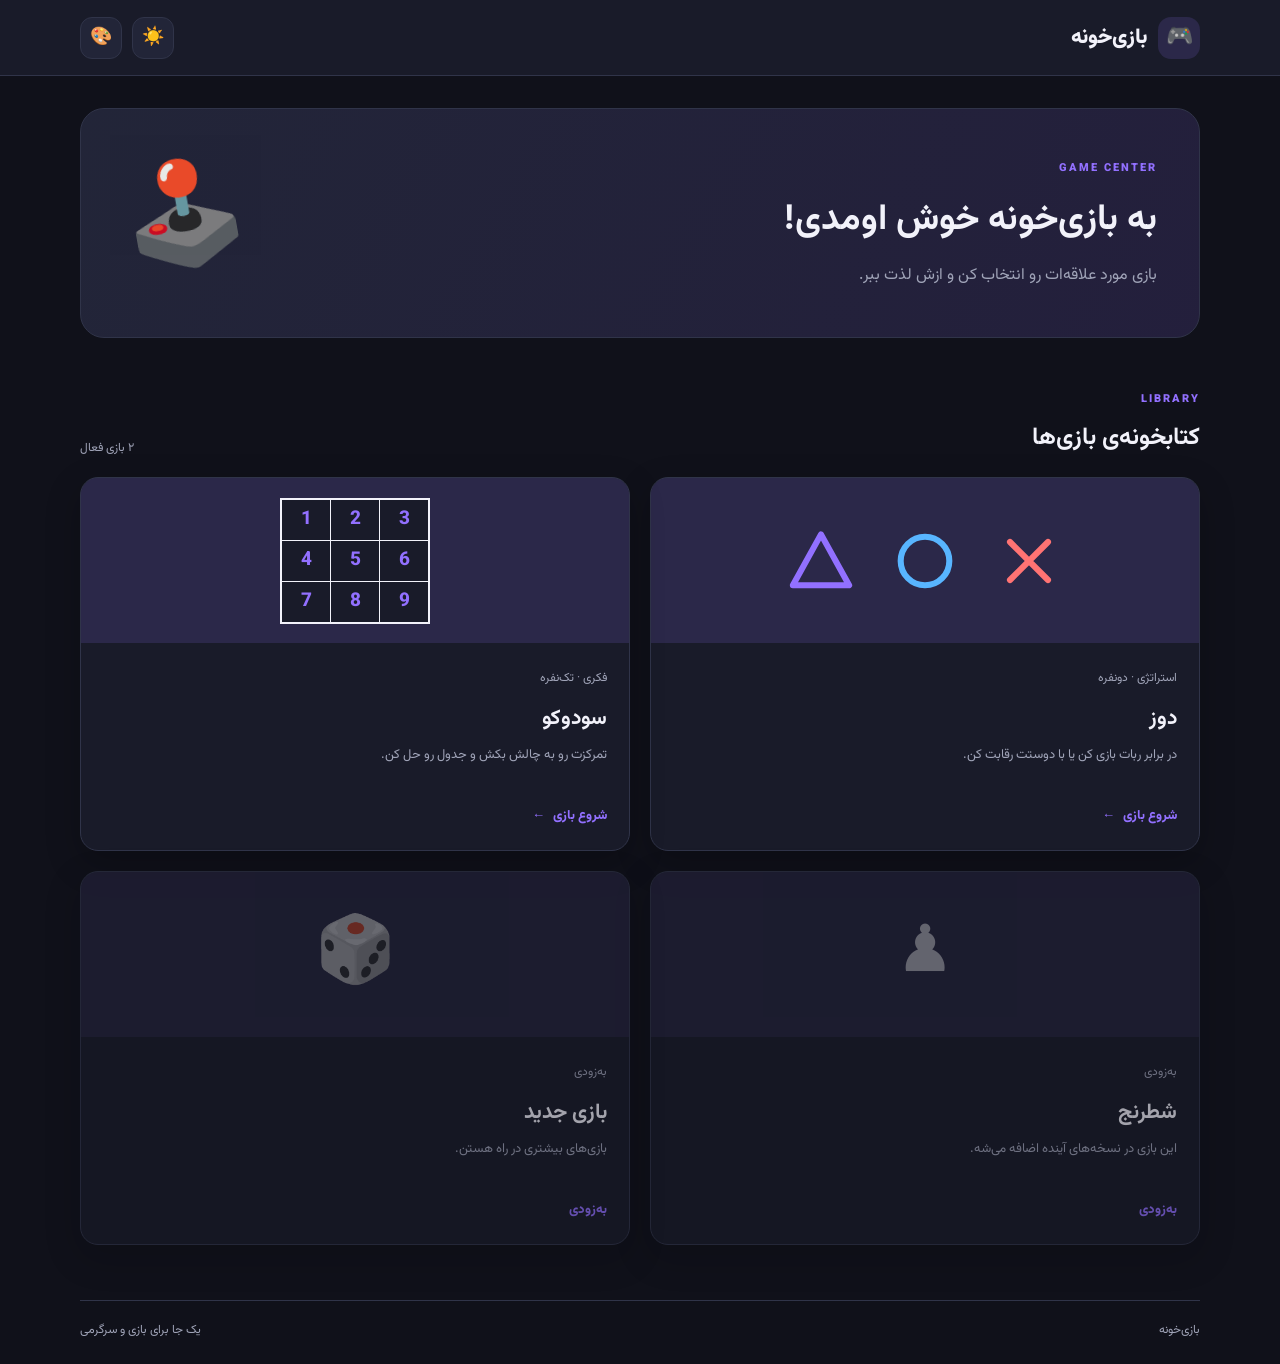
<file: index.html>
<!DOCTYPE html>
<html lang="fa" dir="rtl">
<head>
    <meta charset="UTF-8">
    <meta name="viewport" content="width=device-width, initial-scale=1.0">
    <title>بازی‌خونه | خانه‌ی بازی‌ها</title>
    <link rel="stylesheet" href="style.css">
    <script src="app.js" defer></script>
</head>
<body>
<header class="topbar">
    <a class="brand" href="index.html">
        <span class="brand-icon">🎮</span>
        <span>بازی‌خونه</span>
    </a>

    <div class="topbar-actions">
        <button class="icon-button" id="themeButton" aria-label="تغییر تم">☀️</button>

        <div class="palette-wrap">
            <button class="icon-button" id="paletteButton"
                    aria-label="انتخاب رنگ" aria-expanded="false">🎨</button>

            <div class="palette-menu" id="paletteMenu">
                <p>انتخاب رنگ اصلی</p>
                <button class="palette-option" data-palette="violet">
                    <span class="color-dot violet-dot"></span> بنفش
                </button>
                <button class="palette-option" data-palette="blue">
                    <span class="color-dot blue-dot"></span> آبی
                </button>
                <button class="palette-option" data-palette="green">
                    <span class="color-dot green-dot"></span> سبز
                </button>
                <button class="palette-option" data-palette="orange">
                    <span class="color-dot orange-dot"></span> نارنجی
                </button>
                <button class="palette-option" data-palette="pink">
                    <span class="color-dot pink-dot"></span> صورتی
                </button>
            </div>
        </div>
    </div>
</header>

<main class="container">
    <section class="hero">
        <div>
            <span class="eyebrow">GAME CENTER</span>
            <h1>به بازی‌خونه خوش اومدی!</h1>
            <p>بازی مورد علاقه‌ات رو انتخاب کن و ازش لذت ببر.</p>
        </div>
        <div class="hero-art">🕹️</div>
    </section>

    <section class="section-heading">
        <div>
            <span class="eyebrow">LIBRARY</span>
            <h2>کتابخونه‌ی بازی‌ها</h2>
        </div>
        <span class="game-count">۲ بازی فعال</span>
    </section>

    <section class="game-grid">

        <!-- Tic Tac Toe -->
        <a class="game-card" href="games/tic-tac-toe.html">
            <div class="game-card-art tic-art">
                <svg class="tic-symbol cross-symbol" viewBox="0 0 100 100"
                     aria-hidden="true">
                    <path d="M25 25 L75 75 M75 25 L25 75"/>
                </svg>

                <svg class="tic-symbol circle-symbol" viewBox="0 0 100 100"
                     aria-hidden="true">
                    <circle cx="50" cy="50" r="32"/>
                </svg>

                <svg class="tic-symbol triangle-symbol" viewBox="0 0 100 100"
                     aria-hidden="true">
                    <path d="M50 15 L87 82 L13 82 Z"/>
                </svg>
            </div>

            <div class="game-card-content">
                <span class="game-tag">استراتژی · دونفره</span>
                <h3>دوز</h3>
                <p>در برابر ربات بازی کن یا با دوستت رقابت کن.</p>
                <span class="play-link">شروع بازی <span>←</span></span>
            </div>
        </a>

        <!-- Sudoku -->
        <a class="game-card" href="games/sudoku.html">
            <div class="game-card-art sudoku-art">
                <div class="mini-sudoku">
                    <span>1</span><span>2</span><span>3</span>
                    <span>4</span><span>5</span><span>6</span>
                    <span>7</span><span>8</span><span>9</span>
                </div>
            </div>

            <div class="game-card-content">
                <span class="game-tag">فکری · تک‌نفره</span>
                <h3>سودوکو</h3>
                <p>تمرکزت رو به چالش بکش و جدول رو حل کن.</p>
                <span class="play-link">شروع بازی <span>←</span></span>
            </div>
        </a>

        <!-- Future games -->
        <div class="game-card game-card-disabled">
            <div class="game-card-art future-art">♟</div>
            <div class="game-card-content">
                <span class="game-tag">به‌زودی</span>
                <h3>شطرنج</h3>
                <p>این بازی در نسخه‌های آینده اضافه می‌شه.</p>
                <span class="coming-soon">به‌زودی</span>
            </div>
        </div>

        <div class="game-card game-card-disabled">
            <div class="game-card-art future-art">🎲</div>
            <div class="game-card-content">
                <span class="game-tag">به‌زودی</span>
                <h3>بازی جدید</h3>
                <p>بازی‌های بیشتری در راه هستن.</p>
                <span class="coming-soon">به‌زودی</span>
            </div>
        </div>
    </section>

    <footer class="footer">
        <span>بازی‌خونه</span>
        <span>یک جا برای بازی و سرگرمی</span>
    </footer>
</main>
</body>
</html>
</file>
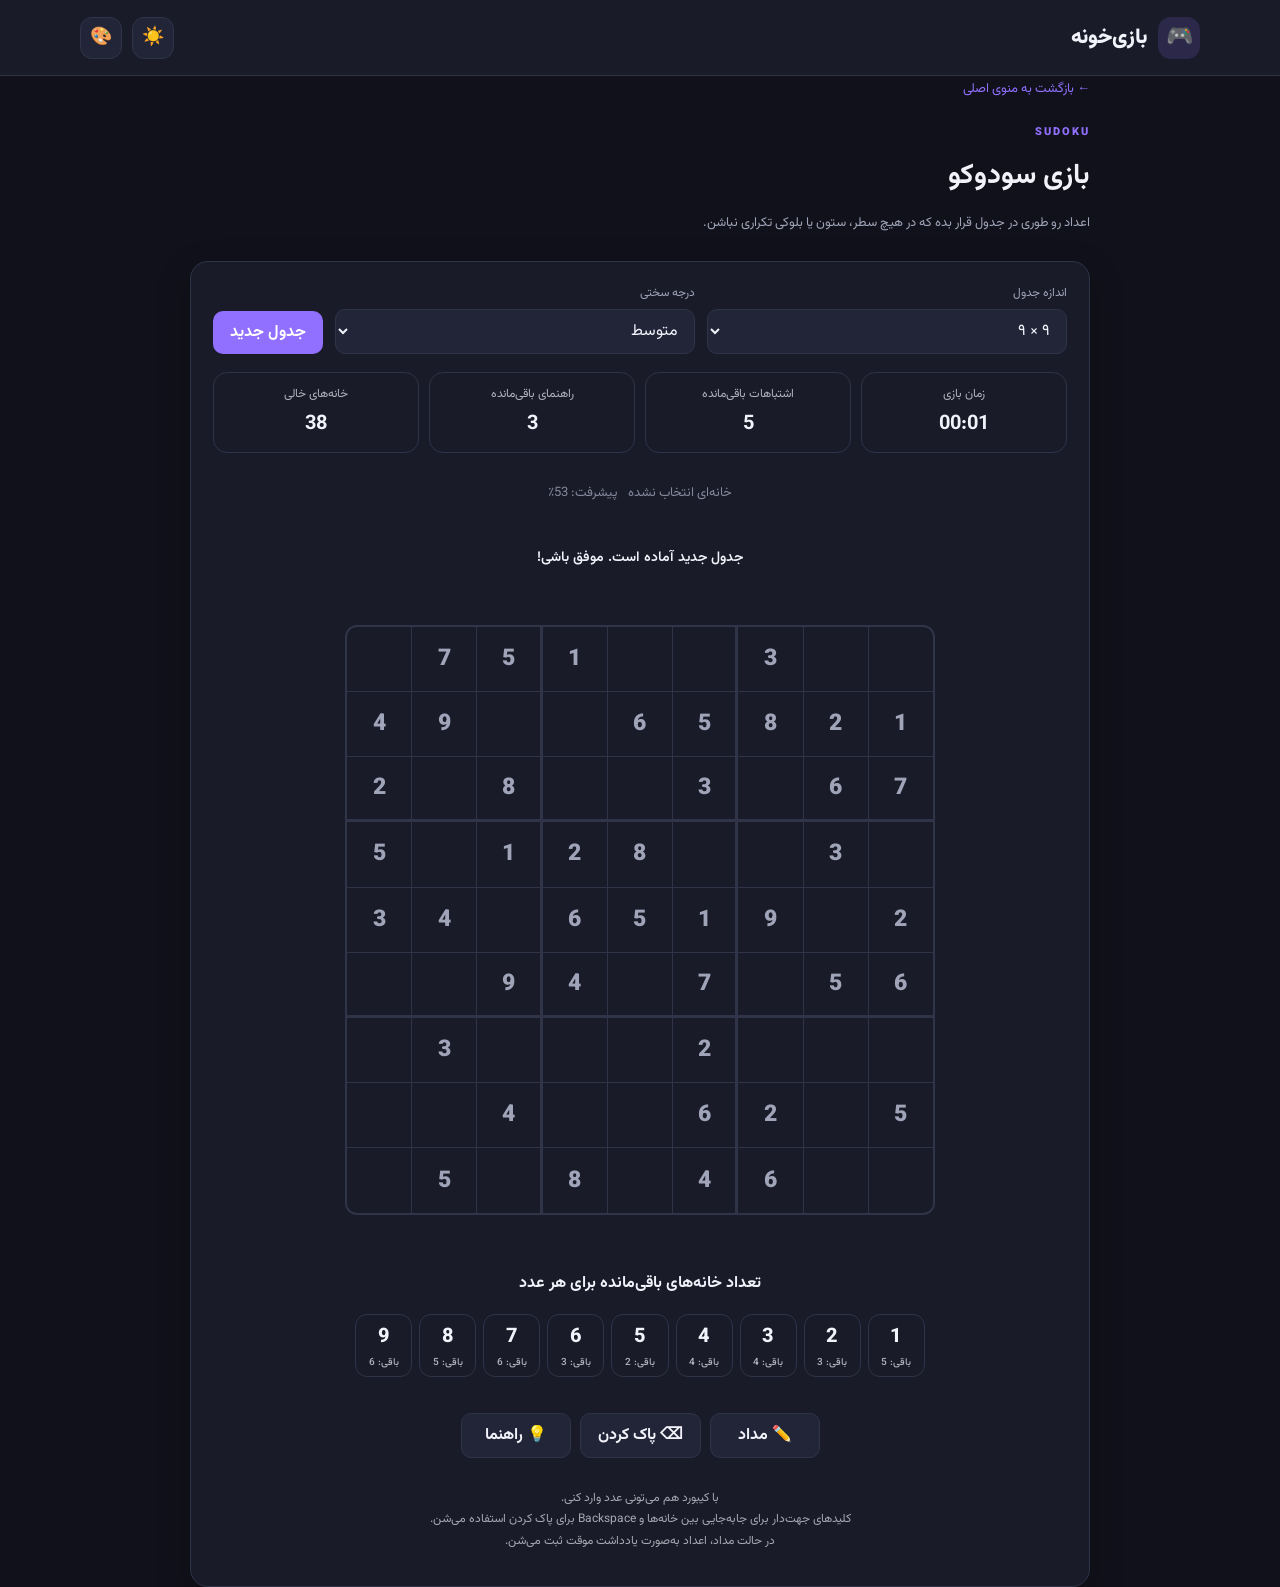
<file: games/sudoku.html>
<!DOCTYPE html>
<html lang="fa" dir="rtl">
<head>
    <meta charset="UTF-8">
    <meta name="viewport" content="width=device-width, initial-scale=1.0">
    <title>بازی سودوکو | بازی‌خونه</title>

    <link rel="stylesheet" href="../style.css">
    <script src="../app.js" defer></script>

    <style>
        .sudoku-game {
            max-width: 1050px;
            margin: auto;
        }

        .sudoku-panel {
            display: flex;
            flex-direction: column;
            gap: 18px;
        }

        .sudoku-toolbar {
            display: flex;
            align-items: end;
            flex-wrap: wrap;
            gap: 12px;
        }

        .sudoku-toolbar .control-group {
            flex: 1;
            min-width: 125px;
        }

        .sudoku-stats {
            display: grid;
            grid-template-columns: repeat(4, 1fr);
            gap: 10px;
        }

        .stat-card {
            background: var(--surface, rgba(128,128,128,.09));
            border: 1px solid var(--border, rgba(128,128,128,.2));
            border-radius: 14px;
            padding: 12px;
            text-align: center;
        }

        .stat-card span {
            display: block;
            font-size: 12px;
            opacity: .7;
            margin-bottom: 5px;
        }

        .stat-card strong {
            font-size: 20px;
            font-variant-numeric: tabular-nums;
        }

        .stat-card.danger strong {
            color: #ef4444;
        }

        .sudoku-status {
            min-height: 24px;
            text-align: center;
            font-size: 14px;
            font-weight: 600;
        }

        .sudoku-board-wrap {
            width: 100%;
            display: flex;
            justify-content: center;
            overflow-x: auto;
            padding: 4px;
        }

        .sudoku-board {
            --sudoku-size: 9;
            display: grid;
            grid-template-columns: repeat(var(--sudoku-size), minmax(0, 1fr));
            width: min(100%, 590px);
            aspect-ratio: 1;
            border: 2px solid var(--border, #888);
            border-radius: 12px;
            overflow: hidden;
            background: var(--border, #888);
            gap: 1px;
        }

        /* رنگ پایه خانه‌ها؛ از رنگ تم استفاده می‌کند */
        .sudoku-cell {
            position: relative;
            min-width: 0;
            min-height: 0;
            padding: 0;
            border: 0;
            border-radius: 0;

            background: var(--card, var(--surface, #191e31));
            color: var(--text, #f1f2f8);

            font-family: inherit;
            font-size: clamp(11px, 2.5vw, 23px);
            font-weight: 600;

            cursor: pointer;
            display: flex;
            align-items: center;
            justify-content: center;

            transition: background .15s, box-shadow .15s;
        }

        .sudoku-cell.fixed {
            background: var(--surface, #20263a);
            font-weight: 900;
        }

        /* خانه‌های هم‌سطر، ستون و بلوک */
        .sudoku-cell.related {
            background: color-mix(
                in srgb,
                var(--primary, #7656df) 9%,
                var(--card, var(--surface, #191e31))
            );
        }

        /* خانه‌هایی که عدد یکسان دارند */
        .sudoku-cell.same-number {
            background: color-mix(
                in srgb,
                var(--primary, #7656df) 17%,
                var(--card, var(--surface, #191e31))
            );
        }

        /* خانه انتخاب‌شده */
        .sudoku-cell.selected {
            background: color-mix(
                in srgb,
                var(--primary, #7656df) 25%,
                var(--card, var(--surface, #191e31))
            );

            box-shadow: inset 0 0 0 2px var(--primary, #7656df);
            z-index: 2;
        }

        .sudoku-cell.incorrect {
            background: color-mix(
                in srgb,
                #ef4444 16%,
                var(--card, var(--surface, #191e31))
            );

            box-shadow: inset 0 0 0 2px #ef4444;
            color: #ff6b6b;
        }

        .sudoku-cell.box-right {
            border-right: 2px solid var(--border, #888);
        }

        .sudoku-cell.box-bottom {
            border-bottom: 2px solid var(--border, #888);
        }

        /* یادداشت‌های مدادی */
        .sudoku-cell .notes {
            position: absolute;
            inset: 2px;

            display: grid;
            grid-template-columns: repeat(var(--note-columns, 3), 1fr);
            grid-template-rows: repeat(var(--note-rows, 3), 1fr);

            align-items: center;
            justify-items: center;

            font-size: clamp(7px, 1.15vw, 11px);
            font-weight: 500;
            line-height: 1;

            color: var(--text, #ddd);
            opacity: .8;
            pointer-events: none;
        }

        .sudoku-cell .notes span {
            display: flex;
            align-items: center;
            justify-content: center;
        }

        .number-pad {
            display: grid;
            grid-template-columns: repeat(9, minmax(0, 1fr));
            gap: 7px;
            width: 100%;
        }

        .number-button {
            min-width: 0;
            min-height: 55px;

            border: 1px solid var(--border, rgba(128,128,128,.2));
            border-radius: 12px;

            background: var(--surface, rgba(128,128,128,.08));
            color: var(--text, inherit);

            font-family: inherit;
            font-size: 20px;
            font-weight: 800;

            cursor: pointer;

            display: flex;
            flex-direction: column;
            justify-content: center;
            align-items: center;
            gap: 2px;

            transition: .15s;
        }

        .number-button:hover:not(:disabled) {
            border-color: var(--primary, #7656df);
            background: color-mix(
                in srgb,
                var(--primary, #7656df) 12%,
                var(--surface, transparent)
            );
        }

        .number-button:disabled {
            opacity: .35;
            cursor: default;
        }

        .number-button small {
            font-size: 10px;
            font-weight: 500;
            opacity: .7;
        }

        .sudoku-actions {
            display: flex;
            flex-wrap: wrap;
            justify-content: center;
            gap: 9px;
        }

        .tool-button {
            min-width: 110px;
            display: flex;
            justify-content: center;
            align-items: center;
            gap: 7px;
        }

        .tool-button.active {
            background: var(--primary, #7656df);
            color: white;
            border-color: var(--primary, #7656df);
        }

        .sudoku-help {
            text-align: center;
            font-size: 12px;
            opacity: .65;
            line-height: 1.8;
        }

        .sudoku-info {
            display: flex;
            justify-content: space-between;
            gap: 10px;
            flex-wrap: wrap;
            font-size: 13px;
            opacity: .8;
        }

        @media (max-width: 600px) {
            .sudoku-stats {
                grid-template-columns: repeat(2, 1fr);
            }

            .number-pad {
                grid-template-columns: repeat(6, minmax(0, 1fr));
                gap: 5px;
            }

            .number-button {
                min-height: 46px;
                font-size: 18px;
            }

            .sudoku-cell {
                font-size: clamp(10px, 4vw, 19px);
            }
        }
    </style>
</head>

<body>

<header class="topbar">
    <a class="brand" href="../index.html">
        <span class="brand-icon">🎮</span>
        <span>بازی‌خونه</span>
    </a>

    <div class="topbar-actions">
        <button class="icon-button" id="themeButton">☀️</button>

        <div class="palette-wrap">
            <button class="icon-button" id="paletteButton">🎨</button>

            <div class="palette-menu" id="paletteMenu">
                <p>انتخاب رنگ اصلی</p>

                <button class="palette-option" data-palette="violet">
                    <span class="color-dot violet-dot"></span> بنفش
                </button>

                <button class="palette-option" data-palette="blue">
                    <span class="color-dot blue-dot"></span> آبی
                </button>

                <button class="palette-option" data-palette="green">
                    <span class="color-dot green-dot"></span> سبز
                </button>

                <button class="palette-option" data-palette="orange">
                    <span class="color-dot orange-dot"></span> نارنجی
                </button>

                <button class="palette-option" data-palette="pink">
                    <span class="color-dot pink-dot"></span> صورتی
                </button>
            </div>
        </div>
    </div>
</header>

<main class="page-content sudoku-game">

    <a class="back-link" href="../index.html">
        ← بازگشت به منوی اصلی
    </a>

    <section class="page-heading">
        <span class="eyebrow">SUDOKU</span>
        <h1>بازی سودوکو</h1>

        <p>
            اعداد رو طوری در جدول قرار بده که در هیچ سطر، ستون یا بلوکی تکراری نباشن.
        </p>
    </section>

    <section class="panel sudoku-panel">

        <div class="sudoku-toolbar">

            <div class="control-group">
                <label for="gridSize">اندازه جدول</label>

                <select id="gridSize">
                    <option value="3">۳ × ۳</option>
                    <option value="6">۶ × ۶</option>
                    <option value="9" selected>۹ × ۹</option>
                    <option value="12">۱۲ × ۱۲</option>
                </select>
            </div>

            <div class="control-group">
                <label for="difficulty">درجه سختی</label>

                <select id="difficulty">
                    <option value="easy">آسان</option>
                    <option value="medium" selected>متوسط</option>
                    <option value="hard">سخت</option>
                </select>
            </div>

            <button class="primary-button" id="newPuzzle">
                جدول جدید
            </button>

        </div>

        <div class="sudoku-stats">

            <div class="stat-card">
                <span>زمان بازی</span>
                <strong id="timer">00:00</strong>
            </div>

            <div class="stat-card" id="mistakeCard">
                <span>اشتباهات باقی‌مانده</span>
                <strong id="mistakes">۵</strong>
            </div>

            <div class="stat-card">
                <span>راهنمای باقی‌مانده</span>
                <strong id="hints">۳</strong>
            </div>

            <div class="stat-card">
                <span>خانه‌های خالی</span>
                <strong id="emptyCount">--</strong>
            </div>

        </div>

        <div class="sudoku-info">
            <span id="selectedText">خانه‌ای انتخاب نشده</span>
            <span id="progressText">پیشرفت: ۰٪</span>
        </div>

        <p class="sudoku-status" id="status">
            برای شروع یکی از خانه‌های خالی رو انتخاب کن.
        </p>

        <div class="sudoku-board-wrap">
            <div class="sudoku-board" id="board" style="--sudoku-size:9"></div>
        </div>

        <div>
            <p style="text-align:center;font-weight:700;margin-bottom:10px">
                تعداد خانه‌های باقی‌مانده برای هر عدد
            </p>

            <div class="number-pad" id="numberPad"></div>
        </div>

        <div class="sudoku-actions">

            <button class="secondary-button tool-button" id="pencilButton">
                ✏️ مداد
            </button>

            <button class="secondary-button tool-button" id="eraseButton">
                ⌫ پاک کردن
            </button>

            <button class="secondary-button tool-button" id="hintButton">
                💡 راهنما
            </button>

        </div>

        <p class="sudoku-help">
            با کیبورد هم می‌تونی عدد وارد کنی.
            <br>
            کلیدهای جهت‌دار برای جابه‌جایی بین خانه‌ها و Backspace برای پاک کردن استفاده می‌شن.
            <br>
            در حالت مداد، اعداد به‌صورت یادداشت موقت ثبت می‌شن.
        </p>

    </section>
</main>

<script>
"use strict";

/* =========================================
   SUDOKU GAME
   ========================================= */

const $ = id => document.getElementById(id);

const boardElement = $("board");
const padElement = $("numberPad");
const statusElement = $("status");

const symbols = "123456789ABC".split("");

let n = 9;
let boxRows = 3;
let boxCols = 3;

let solution = [];
let puzzle = [];
let fixedCells = [];

let selected = null;

let notes = [];
let incorrectCells = [];

let pencilMode = false;
let gameOver = false;
let gameWon = false;

let mistakesLeft = 5;
let hintsLeft = 3;

let elapsedSeconds = 0;
let timerInterval = null;

/* =========================================
   SETTINGS
   ========================================= */

const difficultySettings = {
    easy: {
        removeRate: 0.35,
        mistakes: 8,
        hints: 5
    },

    medium: {
        removeRate: 0.48,
        mistakes: 5,
        hints: 3
    },

    hard: {
        removeRate: 0.58,
        mistakes: 3,
        hints: 1
    }
};

/* =========================================
   UTILITIES
   ========================================= */

function shuffle(array) {
    const result = [...array];

    for (let i = result.length - 1; i > 0; i--) {
        const j = Math.floor(Math.random() * (i + 1));

        [result[i], result[j]] =
            [result[j], result[i]];
    }

    return result;
}

function getBoxDimensions(size) {
    if (size === 3) return [3, 1];
    if (size === 6) return [2, 3];
    if (size === 9) return [3, 3];

    return [3, 4];
}

function getPattern(r, c) {
    return (
        r * boxCols +
        Math.floor(r / boxRows) +
        c
    ) % n;
}

function formatTime(seconds) {
    const minutes = Math.floor(seconds / 60);
    const remainingSeconds = seconds % 60;

    return (
        String(minutes).padStart(2, "0") +
        ":" +
        String(remainingSeconds).padStart(2, "0")
    );
}

/* =========================================
   GENERATE SOLUTION
   ========================================= */

function createSolution() {
    const base = Array.from({ length: n }, (_, i) => i);

    const shuffledSymbols = shuffle(symbols.slice(0, n));

    const rowGroups = [];
    const colGroups = [];

    for (let i = 0; i < n; i += boxRows) {
        rowGroups.push(
            shuffle(base.slice(i, i + boxRows))
        );
    }

    for (let i = 0; i < n; i += boxCols) {
        colGroups.push(
            shuffle(base.slice(i, i + boxCols))
        );
    }

    const rows = rowGroups.flat();
    const cols = colGroups.flat();

    return rows.map(r =>
        cols.map(c =>
            shuffledSymbols[getPattern(r, c)]
        )
    );
}

/* =========================================
   GENERATE PUZZLE
   ========================================= */

function createPuzzle() {
    const difficulty = $("difficulty").value;
    const settings = difficultySettings[difficulty];

    solution = createSolution();
    puzzle = solution.map(row => [...row]);

    const total = n * n;

    const removeCount =
        Math.floor(total * settings.removeRate);

    const indexes = shuffle(
        Array.from({ length: total }, (_, i) => i)
    );

    indexes.slice(0, removeCount).forEach(index => {
        const r = Math.floor(index / n);
        const c = index % n;

        puzzle[r][c] = "";
    });

    fixedCells = puzzle.map(row =>
        row.map(value => value !== "")
    );

    notes = Array.from({ length: n }, () =>
        Array.from({ length: n }, () => new Set())
    );

    incorrectCells = Array.from({ length: n }, () =>
        Array(n).fill(false)
    );

    selected = null;

    pencilMode = false;
    gameOver = false;
    gameWon = false;

    mistakesLeft = settings.mistakes;
    hintsLeft = settings.hints;

    elapsedSeconds = 0;

    $("pencilButton").classList.remove("active");

    stopTimer();
    startTimer();

    updateStats();
    renderBoard();
    renderNumberPad();
    updateSelectedText();

    statusElement.textContent =
        "جدول جدید آماده است. موفق باشی!";
}

/* =========================================
   TIMER
   ========================================= */

function startTimer() {
    stopTimer();

    timerInterval = setInterval(() => {
        if (gameOver || gameWon) return;

        elapsedSeconds++;

        $("timer").textContent =
            formatTime(elapsedSeconds);

    }, 1000);
}

function stopTimer() {
    if (timerInterval !== null) {
        clearInterval(timerInterval);
        timerInterval = null;
    }
}

/* =========================================
   CELL RELATIONS
   ========================================= */

function isRelated(r, c) {
    if (!selected) return false;

    const sr = selected.r;
    const sc = selected.c;

    if (r === sr || c === sc) return true;

    return (
        Math.floor(r / boxRows) === Math.floor(sr / boxRows) &&
        Math.floor(c / boxCols) === Math.floor(sc / boxCols)
    );
}

function hasConflict(r, c) {
    const value = puzzle[r][c];

    if (!value) return false;

    for (let i = 0; i < n; i++) {
        if (i !== c && puzzle[r][i] === value) return true;
        if (i !== r && puzzle[i][c] === value) return true;
    }

    const startRow = Math.floor(r / boxRows) * boxRows;
    const startCol = Math.floor(c / boxCols) * boxCols;

    for (let row = startRow; row < startRow + boxRows; row++) {
        for (let col = startCol; col < startCol + boxCols; col++) {
            if (
                (row !== r || col !== c) &&
                puzzle[row][col] === value
            ) {
                return true;
            }
        }
    }

    return false;
}

/* =========================================
   NOTE CLEANUP
   ========================================= */

function removePeerNotes(value, row, col) {
    for (let r = 0; r < n; r++) {
        for (let c = 0; c < n; c++) {

            if (r === row && c === col) continue;

            const sameRow = r === row;
            const sameColumn = c === col;

            const sameBox =
                Math.floor(r / boxRows) === Math.floor(row / boxRows) &&
                Math.floor(c / boxCols) === Math.floor(col / boxCols);

            if (sameRow || sameColumn || sameBox) {
                notes[r][c].delete(value);
            }
        }
    }
}

/* =========================================
   RENDER BOARD
   ========================================= */

function renderBoard() {
    boardElement.innerHTML = "";

    boardElement.style.setProperty(
        "--sudoku-size",
        n
    );

    const noteColumns = n > 9 ? 4 : 3;
    const noteRows = Math.ceil(n / noteColumns);

    boardElement.style.setProperty("--note-columns", noteColumns);
    boardElement.style.setProperty("--note-rows", noteRows);

    for (let r = 0; r < n; r++) {
        for (let c = 0; c < n; c++) {

            const cell = document.createElement("button");
            const value = puzzle[r][c];

            cell.type = "button";
            cell.className = "sudoku-cell";

            cell.setAttribute(
                "aria-label",
                `سطر ${r + 1} ستون ${c + 1}`
            );

            if (fixedCells[r][c]) {
                cell.classList.add("fixed");
            }

            if (
                selected &&
                selected.r === r &&
                selected.c === c
            ) {
                cell.classList.add("selected");
            } else if (isRelated(r, c)) {
                cell.classList.add("related");
            }

            if (
                selected &&
                value &&
                puzzle[selected.r][selected.c] === value
            ) {
                cell.classList.add("same-number");
            }

            if (incorrectCells[r][c]) {
                cell.classList.add("incorrect");
            }

            if (value) {
                cell.textContent = value;
            } else if (notes[r][c].size > 0) {

                const noteContainer =
                    document.createElement("div");

                noteContainer.className = "notes";

                symbols.slice(0, n).forEach(symbol => {
                    const span = document.createElement("span");

                    if (notes[r][c].has(symbol)) {
                        span.textContent = symbol;
                    }

                    noteContainer.appendChild(span);
                });

                cell.appendChild(noteContainer);
            }

            if (
                c < n - 1 &&
                (c + 1) % boxCols === 0
            ) {
                cell.classList.add("box-right");
            }

            if (
                r < n - 1 &&
                (r + 1) % boxRows === 0
            ) {
                cell.classList.add("box-bottom");
            }

            cell.addEventListener("click", () => {
                selected = { r, c };

                renderBoard();
                updateSelectedText();
                renderNumberPad();
            });

            boardElement.appendChild(cell);
        }
    }
}

/* =========================================
   NUMBER PAD
   ========================================= */

function getRemainingCount(symbol) {
    let correctCount = 0;

    for (let r = 0; r < n; r++) {
        for (let c = 0; c < n; c++) {
            if (
                puzzle[r][c] === solution[r][c] &&
                puzzle[r][c] === symbol
            ) {
                correctCount++;
            }
        }
    }

    return Math.max(0, n - correctCount);
}

function renderNumberPad() {
    padElement.innerHTML = "";

    symbols.slice(0, n).forEach(symbol => {
        const button = document.createElement("button");

        button.type = "button";
        button.className = "number-button";

        const number = document.createElement("span");
        number.textContent = symbol;

        const remaining = document.createElement("small");
        const count = getRemainingCount(symbol);

        remaining.textContent = `باقی: ${count}`;

        button.appendChild(number);
        button.appendChild(remaining);

        button.disabled =
            gameOver ||
            gameWon ||
            count === 0;

        button.addEventListener("click", () => {
            enterNumber(symbol);
        });

        padElement.appendChild(button);
    });
}

/* =========================================
   INPUT
   ========================================= */

function enterNumber(value) {
    if (gameOver || gameWon) return;

    if (!selected) {
        statusElement.textContent =
            "اول یک خانه از جدول انتخاب کن.";

        return;
    }

    const { r, c } = selected;

    if (fixedCells[r][c]) {
        statusElement.textContent =
            "این خانه از ابتدا پر شده و قابل تغییر نیست.";

        return;
    }

    if (pencilMode) {
        toggleNote(value);
        return;
    }

    const previousValue = puzzle[r][c];

    if (previousValue === value) return;

    puzzle[r][c] = value;
    notes[r][c].clear();

    const isCorrect = value === solution[r][c];

    if (!isCorrect) {
        incorrectCells[r][c] = true;

        mistakesLeft--;

        statusElement.textContent =
            `❌ عدد اشتباهه! ${mistakesLeft} فرصت باقی مونده.`;

        if (mistakesLeft <= 0) {
            mistakesLeft = 0;

            updateStats();
            renderBoard();
            renderNumberPad();

            finishGame(false);
            return;
        }

    } else {
        incorrectCells[r][c] = false;

        // حذف یادداشت همین عدد از سطر، ستون و بلوک
        removePeerNotes(value, r, c);

        statusElement.textContent =
            "✅ درست بود!";
    }

    renderBoard();
    renderNumberPad();

    updateStats();
    checkCompletion();
}

/* =========================================
   NOTES / PENCIL
   ========================================= */

function togglePencil() {
    if (gameOver || gameWon) return;

    pencilMode = !pencilMode;

    $("pencilButton").classList.toggle(
        "active",
        pencilMode
    );

    statusElement.textContent = pencilMode
        ? "✏️ حالت یادداشت فعال شد. اعداد رو برای یادداشت انتخاب کن."
        : "حالت یادداشت غیرفعال شد.";
}

function toggleNote(value) {
    if (!selected) return;

    const { r, c } = selected;

    if (fixedCells[r][c] || puzzle[r][c]) {
        statusElement.textContent =
            "برای یادداشت باید یک خانه خالی انتخاب کنی.";

        return;
    }

    const cellNotes = notes[r][c];

    if (cellNotes.has(value)) {
        cellNotes.delete(value);
    } else {
        cellNotes.add(value);
    }

    renderBoard();

    statusElement.textContent =
        "یادداشت ذخیره شد.";
}

/* =========================================
   ERASE
   ========================================= */

function eraseSelected() {
    if (gameOver || gameWon) return;

    if (!selected) {
        statusElement.textContent =
            "اول یک خانه انتخاب کن.";

        return;
    }

    const { r, c } = selected;

    if (fixedCells[r][c]) {
        statusElement.textContent =
            "خانه‌های اولیه قابل پاک کردن نیستند.";

        return;
    }

    puzzle[r][c] = "";
    incorrectCells[r][c] = false;
    notes[r][c].clear();

    renderBoard();
    renderNumberPad();

    updateStats();

    statusElement.textContent =
        "خانه پاک شد.";
}

/* =========================================
   HINT
   ========================================= */

function revealOne() {
    if (gameOver || gameWon) return;

    if (!selected) {
        statusElement.textContent =
            "اول یک خانه انتخاب کن.";

        return;
    }

    const { r, c } = selected;

    if (fixedCells[r][c]) {
        statusElement.textContent =
            "این خانه از قبل پر شده است.";

        return;
    }

    if (hintsLeft <= 0) {
        statusElement.textContent =
            "راهنمای بیشتری باقی نمونده.";

        return;
    }

    if (puzzle[r][c] === solution[r][c]) {
        statusElement.textContent =
            "جواب این خانه از قبل درسته.";

        return;
    }

    const correctValue = solution[r][c];

    puzzle[r][c] = correctValue;
    notes[r][c].clear();
    incorrectCells[r][c] = false;

    removePeerNotes(correctValue, r, c);

    hintsLeft--;

    statusElement.textContent =
        "💡 جواب خانه نمایش داده شد.";

    renderBoard();
    renderNumberPad();

    updateStats();
    checkCompletion();
}

/* =========================================
   STATS AND PROGRESS
   ========================================= */

function updateStats() {
    let empty = 0;
    let correct = 0;

    for (let r = 0; r < n; r++) {
        for (let c = 0; c < n; c++) {

            if (!puzzle[r][c]) {
                empty++;
            }

            if (puzzle[r][c] === solution[r][c]) {
                correct++;
            }
        }
    }

    const percentage =
        Math.round((correct / (n * n)) * 100);

    $("emptyCount").textContent = empty;

    $("progressText").textContent =
        `پیشرفت: ${percentage}٪`;

    $("mistakes").textContent = mistakesLeft;
    $("hints").textContent = hintsLeft;

    $("timer").textContent =
        formatTime(elapsedSeconds);

    $("mistakeCard").classList.toggle(
        "danger",
        mistakesLeft <= 2
    );
}

function updateSelectedText() {
    if (!selected) {
        $("selectedText").textContent =
            "خانه‌ای انتخاب نشده";

        return;
    }

    $("selectedText").textContent =
        `سطر ${selected.r + 1} - ستون ${selected.c + 1}`;
}

/* =========================================
   COMPLETION
   ========================================= */

function checkCompletion() {
    let completed = true;

    for (let r = 0; r < n; r++) {
        for (let c = 0; c < n; c++) {
            if (puzzle[r][c] !== solution[r][c]) {
                completed = false;
                break;
            }
        }

        if (!completed) break;
    }

    if (completed) {
        finishGame(true);
    }
}

function finishGame(won) {
    gameOver = true;
    gameWon = won;

    stopTimer();

    renderNumberPad();

    if (won) {
        statusElement.textContent =
            `🎉 تبریک! جدول رو در ${formatTime(elapsedSeconds)} حل کردی.`;
    } else {
        statusElement.textContent =
            "⛔ فرصت اشتباهاتت تموم شد! برای شروع دوباره جدول جدید بساز.";
    }
}

/* =========================================
   KEYBOARD
   ========================================= */

function moveSelection(dr, dc) {
    if (!selected) {
        selected = { r: 0, c: 0 };
    } else {
        selected = {
            r: Math.max(0, Math.min(n - 1, selected.r + dr)),
            c: Math.max(0, Math.min(n - 1, selected.c + dc))
        };
    }

    renderBoard();
    renderNumberPad();
    updateSelectedText();
}

document.addEventListener("keydown", event => {
    if (
        event.ctrlKey ||
        event.altKey ||
        event.metaKey
    ) return;

    const key = event.key.toUpperCase();

    if (event.key === "ArrowUp") {
        event.preventDefault();
        moveSelection(-1, 0);
        return;
    }

    if (event.key === "ArrowDown") {
        event.preventDefault();
        moveSelection(1, 0);
        return;
    }

    if (event.key === "ArrowLeft") {
        event.preventDefault();
        moveSelection(0, 1);
        return;
    }

    if (event.key === "ArrowRight") {
        event.preventDefault();
        moveSelection(0, -1);
        return;
    }

    if (
        event.key === "Backspace" ||
        event.key === "Delete"
    ) {
        event.preventDefault();
        eraseSelected();
        return;
    }

    if (symbols.slice(0, n).includes(key)) {
        event.preventDefault();
        enterNumber(key);
    }
});

/* =========================================
   EVENTS
   ========================================= */

$("newPuzzle").addEventListener(
    "click",
    startNewPuzzle
);

$("pencilButton").addEventListener(
    "click",
    togglePencil
);

$("eraseButton").addEventListener(
    "click",
    eraseSelected
);

$("hintButton").addEventListener(
    "click",
    revealOne
);

function startNewPuzzle() {
    n = Number($("gridSize").value);

    [boxRows, boxCols] =
        getBoxDimensions(n);

    createPuzzle();
}

$("gridSize").addEventListener(
    "change",
    startNewPuzzle
);

$("difficulty").addEventListener(
    "change",
    startNewPuzzle
);

/* =========================================
   INITIALIZE
   ========================================= */

startNewPuzzle();

</script>

</body>
</html>
</file>
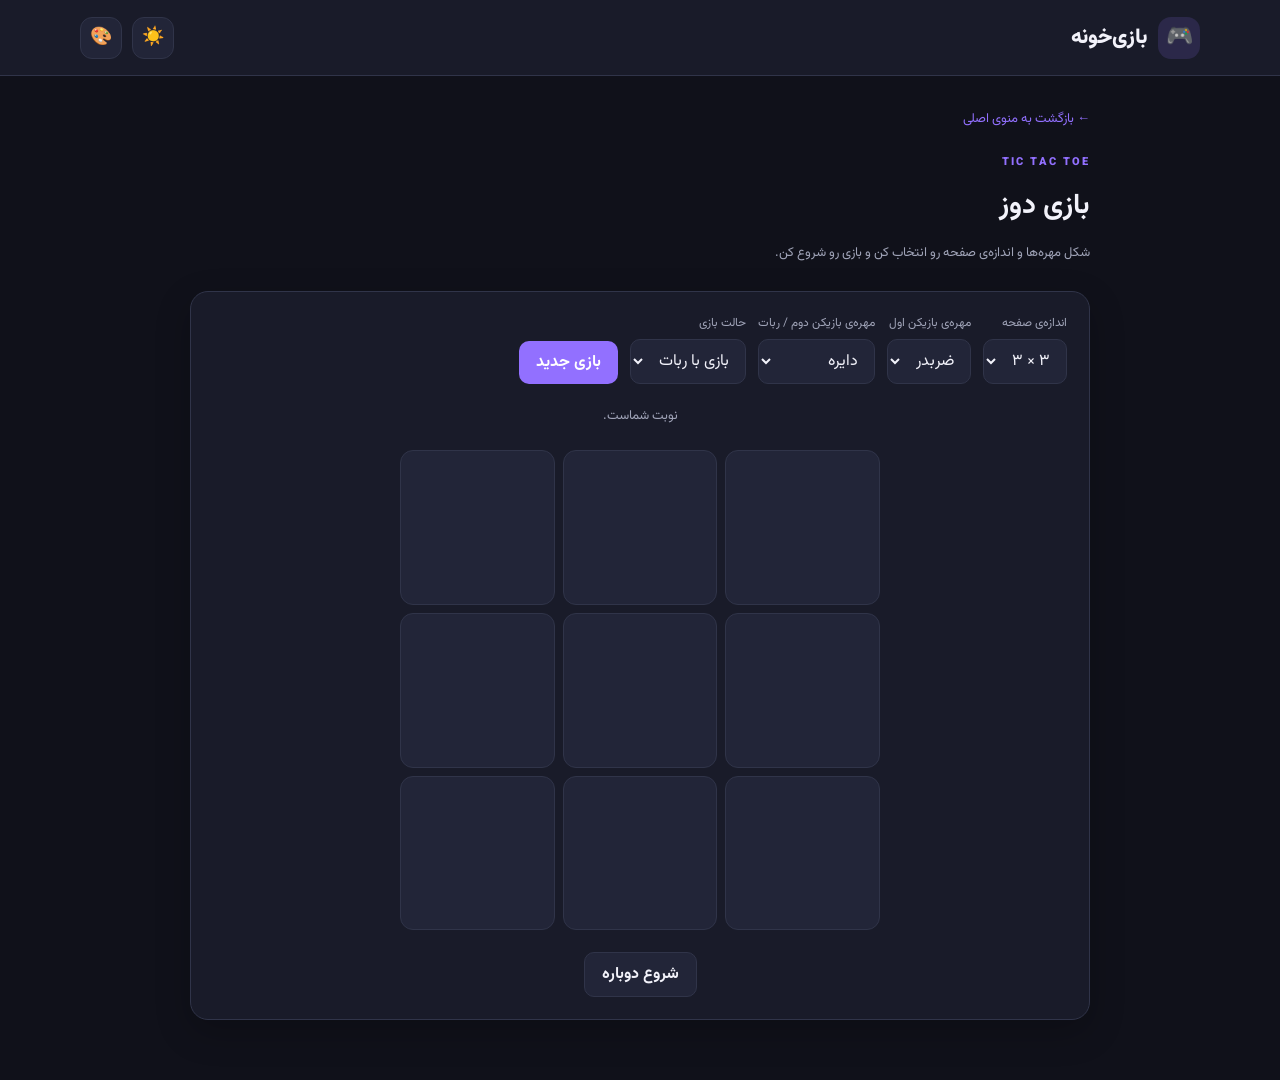
<file: games/tic-tac-toe.html>
<!DOCTYPE html>
<html lang="fa" dir="rtl">
<head>
    <meta charset="UTF-8">
    <meta name="viewport" content="width=device-width, initial-scale=1.0">
    <title>بازی دوز | بازی‌خونه</title>
    <link rel="stylesheet" href="../style.css">
    <script src="../app.js" defer></script>

    <style>
        /* رنگ جداگانه برای بازیکن اول و دوم */
        .tic-cell.player-one svg {
            stroke: var(--primary);
        }

        .tic-cell.player-two svg {
            stroke: #e45b70;
        }

        /* فقط خانه‌های برنده روشن می‌شوند */
        .tic-cell.winner {
            background: var(--primary-soft, rgba(120, 90, 220, 0.2));
            box-shadow: 0 0 18px var(--primary);
            border-color: var(--primary);
        }

        .tic-cell.winner svg {
            stroke: var(--primary);
        }

        .tic-cell.player-two.winner svg {
            stroke: #e45b70;
        }
    </style>
</head>

<body>
<header class="topbar">
    <a class="brand" href="../index.html">
        <span class="brand-icon">🎮</span>
        <span>بازی‌خونه</span>
    </a>

    <div class="topbar-actions">
        <button class="icon-button" id="themeButton">☀️</button>

        <div class="palette-wrap">
            <button class="icon-button" id="paletteButton">🎨</button>
            <div class="palette-menu" id="paletteMenu">
                <p>انتخاب رنگ اصلی</p>
                <button class="palette-option" data-palette="violet"><span class="color-dot violet-dot"></span> بنفش</button>
                <button class="palette-option" data-palette="blue"><span class="color-dot blue-dot"></span> آبی</button>
                <button class="palette-option" data-palette="green"><span class="color-dot green-dot"></span> سبز</button>
                <button class="palette-option" data-palette="orange"><span class="color-dot orange-dot"></span> نارنجی</button>
                <button class="palette-option" data-palette="pink"><span class="color-dot pink-dot"></span> صورتی</button>
            </div>
        </div>
    </div>
</header>

<main class="page-content">
    <a class="back-link" href="../index.html">← بازگشت به منوی اصلی</a>

    <section class="page-heading">
        <span class="eyebrow">TIC TAC TOE</span>
        <h1>بازی دوز</h1>
        <p>شکل مهره‌ها و اندازه‌ی صفحه رو انتخاب کن و بازی رو شروع کن.</p>
    </section>

    <section class="panel">
        <div class="controls">
            <div class="control-group">
                <label for="boardSize">اندازه‌ی صفحه</label>
                <select id="boardSize">
                    <option value="3">۳ × ۳</option>
                    <option value="4">۴ × ۴</option>
                    <option value="5">۵ × ۵</option>
                </select>
            </div>

            <div class="control-group">
                <label for="playerShape">مهره‌ی بازیکن اول</label>
                <select id="playerShape">
                    <option value="x">ضربدر</option>
                    <option value="o">دایره</option>
                    <option value="triangle">مثلث</option>
                    <option value="square">مربع</option>
                </select>
            </div>

            <div class="control-group">
                <label for="botShape">مهره‌ی بازیکن دوم / ربات</label>
                <select id="botShape">
                    <option value="o">دایره</option>
                    <option value="x">ضربدر</option>
                    <option value="triangle">مثلث</option>
                    <option value="square">مربع</option>
                </select>
            </div>

            <div class="control-group">
                <label for="gameMode">حالت بازی</label>
                <select id="gameMode">
                    <option value="bot">بازی با ربات</option>
                    <option value="two">دو نفره</option>
                </select>
            </div>

            <button class="primary-button" id="newGame">بازی جدید</button>
        </div>

        <p class="status-message" id="status">نوبت شماست.</p>

        <div class="tic-board" id="board" style="--board-size:3"></div>

        <div style="text-align:center">
            <button class="secondary-button" id="restart">شروع دوباره</button>
        </div>
    </section>
</main>

<script>
"use strict";

const boardElement = document.getElementById("board");
const statusElement = document.getElementById("status");

const sizeSelect = document.getElementById("boardSize");
const playerSelect = document.getElementById("playerShape");
const botSelect = document.getElementById("botShape");
const modeSelect = document.getElementById("gameMode");

const shapeNames = {
    x: "ضربدر",
    o: "دایره",
    triangle: "مثلث",
    square: "مربع"
};

let size = 3;
let winLength = 3;

let cells = [];
let owners = [];

let currentPlayer = 1;
let gameOver = false;

let playerShape = "x";
let botShape = "o";
let mode = "bot";

let winningLine = [];
let gameVersion = 0;

function shapeSVG(shape) {
    const shapes = {
        x: '<path d="M25 25 L75 75 M75 25 L25 75"/>',
        o: '<circle cx="50" cy="50" r="32"/>',
        triangle: '<path d="M50 13 L88 83 L12 83 Z"/>',
        square: '<rect x="19" y="19" width="62" height="62" rx="5"/>'
    };

    return `<svg viewBox="0 0 100 100" aria-hidden="true">${shapes[shape]}</svg>`;
}

/*
    تعیین تعداد مهره‌های لازم برای برد:
    3×3 = 3
    4×4 = 3
    5×5 = 4
*/
function getRequiredLength() {
    if (size === 5) return 4;
    return 3;
}

/*
    تمام مسیرهای ممکن را بررسی می‌کند.
    مسیرها شامل افقی، عمودی و دو قطر هستند.
    طول هر مسیر برابر winLength است.
*/
function getLines() {
    const lines = [];
    const directions = [
        [0, 1],  // افقی
        [1, 0],  // عمودی
        [1, 1],  // قطر اصلی
        [1, -1]  // قطر فرعی
    ];

    for (let r = 0; r < size; r++) {
        for (let c = 0; c < size; c++) {

            for (const [dr, dc] of directions) {
                const endR = r + (winLength - 1) * dr;
                const endC = c + (winLength - 1) * dc;

                if (
                    endR < 0 || endR >= size ||
                    endC < 0 || endC >= size
                ) {
                    continue;
                }

                const line = [];

                for (let i = 0; i < winLength; i++) {
                    const row = r + i * dr;
                    const col = c + i * dc;

                    line.push(row * size + col);
                }

                lines.push(line);
            }
        }
    }

    return lines;
}

/*
    تشخیص برنده با توجه به تعداد مهره‌های لازم.
    مقدار owner مشخص می‌کند کدام بازیکن برنده شده است.
*/
function getWinner() {
    winningLine = [];

    for (const line of getLines()) {
        const firstIndex = line[0];
        const firstOwner = owners[firstIndex];

        if (
            firstOwner &&
            line.every(index => owners[index] === firstOwner)
        ) {
            winningLine = line;
            return firstOwner;
        }
    }

    return null;
}

function renderBoard() {
    boardElement.innerHTML = "";
    boardElement.style.setProperty("--board-size", size);

    cells.forEach((value, index) => {
        const button = document.createElement("button");

        button.className = "tic-cell";
        button.disabled = Boolean(value) || gameOver;

        if (value) {
            button.classList.add(`shape-${value}`);

            if (owners[index] === 1) {
                button.classList.add("player-one");
            } else {
                button.classList.add("player-two");
            }

            button.innerHTML = shapeSVG(value);
        }

        /*
            فقط خانه‌های خط برنده روشن می‌شوند.
            خانه‌های معمولی هیچ‌وقت کلاس winner نمی‌گیرند.
        */
        if (winningLine.includes(index)) {
            button.classList.add("winner");
        }

        button.setAttribute(
            "aria-label",
            value
                ? `خانه ${index + 1}: ${shapeNames[value]}، بازیکن ${owners[index]}`
                : `خانه خالی ${index + 1}`
        );

        button.addEventListener("click", () => play(index));

        boardElement.appendChild(button);
    });
}

function updateStatus(message) {
    statusElement.textContent = message;
}

function finishIfNeeded() {
    const winner = getWinner();

    if (winner) {
        gameOver = true;

        if (mode === "two") {
            updateStatus(
                winner === 1
                    ? "🎉 بازیکن اول برنده شد!"
                    : "🎉 بازیکن دوم برنده شد!"
            );
        } else {
            updateStatus(
                winner === 1
                    ? "🎉 تبریک! شما برنده شدید."
                    : "ربات برنده شد! دوباره تلاش کن."
            );
        }

        renderBoard();
        return true;
    }

    if (cells.every(Boolean)) {
        gameOver = true;
        updateStatus("بازی مساوی شد!");
        renderBoard();
        return true;
    }

    return false;
}

function play(index) {
    if (gameOver || cells[index]) return;

    const shape = currentPlayer === 1
        ? playerShape
        : botShape;

    cells[index] = shape;
    owners[index] = currentPlayer;

    if (finishIfNeeded()) return;

    if (mode === "two") {
        currentPlayer = currentPlayer === 1 ? 2 : 1;

        updateStatus(
            currentPlayer === 1
                ? "نوبت بازیکن اول"
                : "نوبت بازیکن دوم"
        );

        renderBoard();
        return;
    }

    currentPlayer = 2;

    updateStatus("ربات در حال فکر کردن است...");
    renderBoard();

    const currentVersion = gameVersion;

    setTimeout(() => {
        if (currentVersion === gameVersion) {
            botMove();
        }
    }, 400);
}

/*
    بررسی حرکت‌های برنده یا دفاعی ربات.
    از owners برای تشخیص بازیکن استفاده می‌کنیم،
    بنابراین انتخاب شکل یکسان مشکلی ایجاد نمی‌کند.
*/
function findTacticalMove(owner) {
    for (let i = 0; i < cells.length; i++) {
        if (cells[i]) continue;

        cells[i] = owner === 1 ? playerShape : botShape;
        owners[i] = owner;

        const wins = Boolean(getWinner());

        cells[i] = null;
        owners[i] = null;

        winningLine = [];

        if (wins) {
            return i;
        }
    }

    return null;
}

function botMove() {
    if (gameOver || mode !== "bot" || currentPlayer !== 2) {
        return;
    }

    const empty = cells
        .map((value, index) => value ? -1 : index)
        .filter(index => index !== -1);

    if (!empty.length) return;

    // اولویت اول: حرکت برنده برای ربات
    let choice = findTacticalMove(2);

    // اولویت دوم: جلوگیری از برد بازیکن
    if (choice === null) {
        choice = findTacticalMove(1);
    }

    // اولویت سوم: حرکت تصادفی
    if (choice === null) {
        choice = empty[Math.floor(Math.random() * empty.length)];
    }

    cells[choice] = botShape;
    owners[choice] = 2;

    if (finishIfNeeded()) return;

    currentPlayer = 1;

    updateStatus("نوبت شماست.");
    renderBoard();
}

/*
    شروع بازی جدید
*/
function startGame() {
    gameVersion++;

    size = Number(sizeSelect.value);
    winLength = getRequiredLength();

    playerShape = playerSelect.value;
    botShape = botSelect.value;
    mode = modeSelect.value;

    cells = Array(size * size).fill(null);
    owners = Array(size * size).fill(null);

    currentPlayer = 1;
    gameOver = false;
    winningLine = [];

    updateStatus(
        mode === "two"
            ? "نوبت بازیکن اول"
            : "نوبت شماست."
    );

    renderBoard();
}

/*
    هر تغییر در تنظیمات بلافاصله بازی را از نو آغاز می‌کند.
*/
sizeSelect.addEventListener("change", startGame);
playerSelect.addEventListener("change", startGame);
botSelect.addEventListener("change", startGame);
modeSelect.addEventListener("change", startGame);

document.getElementById("newGame")
    .addEventListener("click", startGame);

document.getElementById("restart")
    .addEventListener("click", startGame);

startGame();

</script>
</body>
</html>
</file>
<file: style.css>
/* =========================================
   BAZI KHOONE - GLOBAL STYLE
   ========================================= */

/* Vazirmatn font */
@import url('https://fonts.googleapis.com/css2?family=Vazirmatn:wght@400;500;600;700;800;900&display=swap');

/* ---------- Global variables ---------- */

:root {
    --font: 'Vazirmatn', Tahoma, sans-serif;
    --radius: 18px;
    --radius-small: 11px;
    --transition: .2s ease;
}

:root[data-theme="dark"] {
    --bg: #10111a;
    --surface: #191b29;
    --surface-2: #222538;
    --surface-hover: #2c3045;
    --text: #f2f2fa;
    --muted: #a0a4b8;
    --border: #303449;
    --shadow: 0 12px 35px rgba(0,0,0,.22);
}

:root[data-theme="light"] {
    --bg: #f4f5fa;
    --surface: #ffffff;
    --surface-2: #f0f1f7;
    --surface-hover: #e7e9f2;
    --text: #202235;
    --muted: #70758a;
    --border: #e0e2ec;
    --shadow: 0 12px 35px rgba(30,35,70,.08);
}

/* ---------- Color palettes ---------- */

:root[data-palette="violet"] {
    --primary: #9270ff;
    --primary-hover: #7954ed;
    --primary-soft: rgba(146,112,255,.15);
}

:root[data-palette="blue"] {
    --primary: #459cff;
    --primary-hover: #287edb;
    --primary-soft: rgba(69,156,255,.15);
}

:root[data-palette="green"] {
    --primary: #32c99a;
    --primary-hover: #20a77e;
    --primary-soft: rgba(50,201,154,.15);
}

:root[data-palette="orange"] {
    --primary: #ff9b52;
    --primary-hover: #e77b2c;
    --primary-soft: rgba(255,155,82,.15);
}

:root[data-palette="pink"] {
    --primary: #ed70a7;
    --primary-hover: #d94d8c;
    --primary-soft: rgba(237,112,167,.15);
}

/* ---------- Reset ---------- */

* {
    box-sizing: border-box;
}

html {
    min-height: 100%;
    scroll-behavior: smooth;
}

body {
    margin: 0;
    min-height: 100vh;
    background: var(--bg);
    color: var(--text);
    font-family: var(--font);
    transition: background var(--transition), color var(--transition);
}

button, input, select {
    font: inherit;
}

button {
    cursor: pointer;
}

a {
    color: inherit;
    text-decoration: none;
}

button:focus-visible,
a:focus-visible,
input:focus-visible,
select:focus-visible {
    outline: 2px solid var(--primary);
    outline-offset: 3px;
}

/* ---------- Layout ---------- */

.container {
    width: min(1120px, calc(100% - 36px));
    margin: 0 auto;
}

.topbar {
    height: 76px;
    padding: 0 max(24px, calc((100% - 1120px) / 2));
    display: flex;
    align-items: center;
    justify-content: space-between;
    background: var(--surface);
    border-bottom: 1px solid var(--border);
    position: relative;
    z-index: 20;
}

.brand {
    display: flex;
    align-items: center;
    gap: 10px;
    font-size: 21px;
    font-weight: 900;
}

.brand-icon {
    display: grid;
    place-items: center;
    width: 42px;
    height: 42px;
    border-radius: 13px;
    background: var(--primary-soft);
    font-size: 22px;
}

.topbar-actions {
    display: flex;
    align-items: center;
    gap: 10px;
}

.icon-button {
    width: 42px;
    height: 42px;
    border: 1px solid var(--border);
    border-radius: 12px;
    color: var(--text);
    background: var(--surface-2);
    font-size: 18px;
    transition: var(--transition);
}

.icon-button:hover {
    background: var(--surface-hover);
    transform: translateY(-2px);
}

/* ---------- Palette dropdown ---------- */

.palette-wrap {
    position: relative;
}

.palette-menu {
    position: absolute;
    top: calc(100% + 10px);
    left: 0;
    width: 190px;
    padding: 10px;
    background: var(--surface);
    border: 1px solid var(--border);
    border-radius: 14px;
    box-shadow: var(--shadow);
    opacity: 0;
    visibility: hidden;
    transform: translateY(7px);
    transition: var(--transition);
    z-index: 50;
}

.palette-wrap:hover .palette-menu,
.palette-wrap:focus-within .palette-menu,
.palette-wrap.open .palette-menu {
    opacity: 1;
    visibility: visible;
    transform: translateY(0);
}

.palette-menu p {
    margin: 4px 8px 9px;
    color: var(--muted);
    font-size: 12px;
}

.palette-option {
    width: 100%;
    display: flex;
    align-items: center;
    gap: 10px;
    padding: 9px;
    border: 0;
    border-radius: 9px;
    background: transparent;
    color: var(--text);
    text-align: right;
    font-size: 13px;
}

.palette-option:hover,
.palette-option.active {
    background: var(--primary-soft);
}

.color-dot {
    width: 17px;
    height: 17px;
    border-radius: 50%;
    display: inline-block;
}

.violet-dot { background: #9270ff; }
.blue-dot { background: #459cff; }
.green-dot { background: #32c99a; }
.orange-dot { background: #ff9b52; }
.pink-dot { background: #ed70a7; }

/* ---------- General text ---------- */

.eyebrow {
    color: var(--primary);
    font-size: 11px;
    font-weight: 900;
    letter-spacing: 2px;
}

.section-heading {
    display: flex;
    align-items: end;
    justify-content: space-between;
    gap: 16px;
    margin: 48px 0 20px;
}

.section-heading h2 {
    margin: 8px 0 0;
    font-size: 24px;
}

.game-count,
.game-tag {
    color: var(--muted);
    font-size: 12px;
}

/* ---------- Hero ---------- */

.hero {
    min-height: 230px;
    margin-top: 32px;
    padding: 35px 42px;
    border-radius: 24px;
    background: linear-gradient(120deg, var(--surface-2), var(--primary-soft));
    border: 1px solid var(--border);
    display: flex;
    align-items: center;
    justify-content: space-between;
    overflow: hidden;
}

.hero h1 {
    margin: 12px 0;
    font-size: clamp(25px, 4vw, 36px);
}

.hero p {
    color: var(--muted);
    margin: 0;
    line-height: 2;
}

.hero-art {
    font-size: 100px;
    opacity: .9;
    transform: rotate(-10deg);
}

/* ---------- Game cards ---------- */

.game-grid {
    display: grid;
    grid-template-columns: repeat(2, minmax(0, 1fr));
    gap: 20px;
}

.game-card {
    display: block;
    overflow: hidden;
    background: var(--surface);
    border: 1px solid var(--border);
    border-radius: var(--radius);
    box-shadow: var(--shadow);
    transition: transform var(--transition), border-color var(--transition);
}

.game-card:not(.game-card-disabled):hover {
    transform: translateY(-5px);
    border-color: var(--primary);
}

.game-card-art {
    min-height: 165px;
    display: flex;
    align-items: center;
    justify-content: center;
    background: var(--primary-soft);
}

/* Tic Tac Toe SVG artwork */

.tic-art {
    gap: 28px;
}

.tic-symbol {
    width: 76px;
    height: 76px;
    fill: none;
    stroke-width: 8;
    stroke-linecap: round;
    stroke-linejoin: round;
    overflow: visible;
}

.cross-symbol {
    stroke: #ff7373;
}

.circle-symbol {
    stroke: #58b5ff;
}

.triangle-symbol {
    stroke: var(--primary);
}

/* Sudoku artwork */

.sudoku-art {
    padding: 18px;
}

.mini-sudoku {
    display: grid;
    grid-template-columns: repeat(3, 48px);
    border: 2px solid var(--text);
    gap: 1px;
    background: var(--text);
    direction: ltr;
}

.mini-sudoku span {
    width: 48px;
    height: 40px;
    display: grid;
    place-items: center;
    background: var(--surface);
    color: var(--primary);
    font-size: 19px;
    font-weight: 800;
}

.future-art {
    font-size: 65px;
    opacity: .55;
}

.game-card-content {
    padding: 22px;
}

.game-card-content h3 {
    margin: 12px 0 8px;
    font-size: 21px;
}

.game-card-content p {
    min-height: 45px;
    margin: 0;
    color: var(--muted);
    font-size: 13px;
    line-height: 1.9;
}

.play-link,
.coming-soon {
    display: inline-flex;
    margin-top: 18px;
    color: var(--primary);
    font-size: 13px;
    font-weight: 800;
}

.play-link span {
    margin-right: 8px;
}

.game-card-disabled {
    opacity: .65;
    cursor: not-allowed;
}

/* ---------- Footer ---------- */

.footer {
    display: flex;
    justify-content: space-between;
    gap: 12px;
    margin: 55px 0 25px;
    padding-top: 20px;
    border-top: 1px solid var(--border);
    color: var(--muted);
    font-size: 12px;
}

/* ---------- Game pages ---------- */

.page-content {
    width: min(900px, calc(100% - 30px));
    margin: 30px auto 60px;
}

.back-link {
    display: inline-flex;
    margin-bottom: 20px;
    color: var(--primary);
    font-size: 13px;
}

.page-heading {
    margin-bottom: 25px;
}

.page-heading h1 {
    margin: 10px 0;
    font-size: 28px;
}

.page-heading p {
    color: var(--muted);
    line-height: 1.9;
    font-size: 13px;
}

.panel {
    padding: 22px;
    background: var(--surface);
    border: 1px solid var(--border);
    border-radius: var(--radius);
    box-shadow: var(--shadow);
}

.controls {
    display: flex;
    flex-wrap: wrap;
    align-items: end;
    gap: 12px;
    margin-bottom: 20px;
}

.control-group {
    display: flex;
    flex-direction: column;
    gap: 7px;
}

.control-group label {
    color: var(--muted);
    font-size: 12px;
}

select,
.text-input {
    min-height: 42px;
    padding: 8px 12px;
    color: var(--text);
    background: var(--surface-2);
    border: 1px solid var(--border);
    border-radius: 10px;
}

.primary-button,
.secondary-button,
.danger-button {
    min-height: 42px;
    padding: 9px 17px;
    border: 0;
    border-radius: 10px;
    font-weight: 700;
    transition: var(--transition);
}

.primary-button {
    color: white;
    background: var(--primary);
}

.primary-button:hover {
    background: var(--primary-hover);
    transform: translateY(-1px);
}

.secondary-button {
    color: var(--text);
    background: var(--surface-2);
    border: 1px solid var(--border);
}

.secondary-button:hover {
    background: var(--surface-hover);
}

.danger-button {
    color: white;
    background: #d95765;
}

.status-message {
    margin: 15px 0;
    color: var(--muted);
    font-size: 13px;
    line-height: 1.9;
    text-align: center;
}

/* ---------- Tic Tac Toe board ---------- */

.tic-board {
    display: grid;
    grid-template-columns: repeat(var(--board-size), minmax(0, 1fr));
    gap: 8px;
    width: min(100%, 480px);
    margin: 22px auto;
    direction: ltr;
}

.tic-cell {
    aspect-ratio: 1;
    display: grid;
    place-items: center;
    border: 1px solid var(--border);
    border-radius: 13px;
    background: var(--surface-2);
    color: var(--primary);
    transition: var(--transition);
    padding: 8px;
}

.tic-cell:hover:not(:disabled) {
    background: var(--primary-soft);
}

.tic-cell:disabled {
    cursor: default;
}

.tic-cell svg {
    width: 75%;
    height: 75%;
    fill: none;
    stroke: currentColor;
    stroke-width: 8;
    stroke-linecap: round;
    stroke-linejoin: round;
}

.tic-cell.shape-x { color: #ff7373; }
.tic-cell.shape-o { color: #58b5ff; }
.tic-cell.shape-triangle { color: #32c99a; }
.tic-cell.shape-square { color: #ffad52; }

.tic-cell.winner {
    background: var(--primary-soft);
    border: 2px solid var(--primary);
}

/* ---------- Sudoku classic board ---------- */

.sudoku-board-wrap {
    width: 100%;
    overflow-x: auto;
    padding: 5px;
}

.sudoku-board {
    display: grid;
    grid-template-columns: repeat(var(--sudoku-size), minmax(0, 1fr));
    width: min(100%, 570px);
    min-width: 280px;
    margin: 18px auto;
    border: 2px solid var(--text);
    background: var(--text);
    gap: 1px;
    direction: ltr;
}

.sudoku-cell {
    min-width: 0;
    aspect-ratio: 1;
    padding: 0;
    border: 0;
    border-radius: 0;
    background: var(--surface);
    color: var(--text);
    font-size: clamp(11px, 2.5vw, 19px);
    font-weight: 600;
    text-align: center;
}

.sudoku-cell.fixed {
    background: var(--surface-2);
    color: var(--muted);
    font-weight: 900;
}

.sudoku-cell.selected {
    background: var(--primary-soft);
    outline: 2px solid var(--primary);
    outline-offset: -2px;
}

.sudoku-cell.same-number {
    background: var(--primary-soft);
}

.sudoku-cell.conflict {
    color: #ff6878;
    background: rgba(255,80,100,.12);
}

.sudoku-cell.box-right {
    border-right: 2px solid var(--text);
}

.sudoku-cell.box-bottom {
    border-bottom: 2px solid var(--text);
}

.number-pad {
    display: flex;
    flex-wrap: wrap;
    justify-content: center;
    gap: 7px;
    margin: 18px auto;
    max-width: 570px;
}

.number-button {
    min-width: 40px;
    min-height: 40px;
    padding: 6px;
    color: var(--text);
    background: var(--surface-2);
    border: 1px solid var(--border);
    border-radius: 9px;
}

.number-button:hover {
    color: white;
    background: var(--primary);
}

/* ---------- Sudoku information ---------- */

.sudoku-info {
    display: flex;
    justify-content: space-between;
    flex-wrap: wrap;
    gap: 10px;
    margin: 12px auto;
    color: var(--muted);
    font-size: 12px;
}

/* ---------- Responsive ---------- */

@media (max-width: 650px) {
    .topbar {
        height: 66px;
        padding: 0 16px;
    }

    .container {
        width: min(100% - 24px, 1120px);
    }

    .hero {
        min-height: 190px;
        padding: 25px;
    }

    .hero-art {
        font-size: 65px;
    }

    .game-grid {
        grid-template-columns: 1fr;
    }

    .section-heading {
        margin-top: 35px;
    }

    .page-content {
        margin-top: 22px;
    }

    .panel {
        padding: 14px;
    }

    .controls {
        align-items: stretch;
    }

    .control-group {
        flex: 1 1 130px;
    }

    .tic-art {
        gap: 17px;
    }

    .tic-symbol {
        width: 65px;
        height: 65px;
    }

    .footer {
        flex-direction: column;
    }
}
</file>
